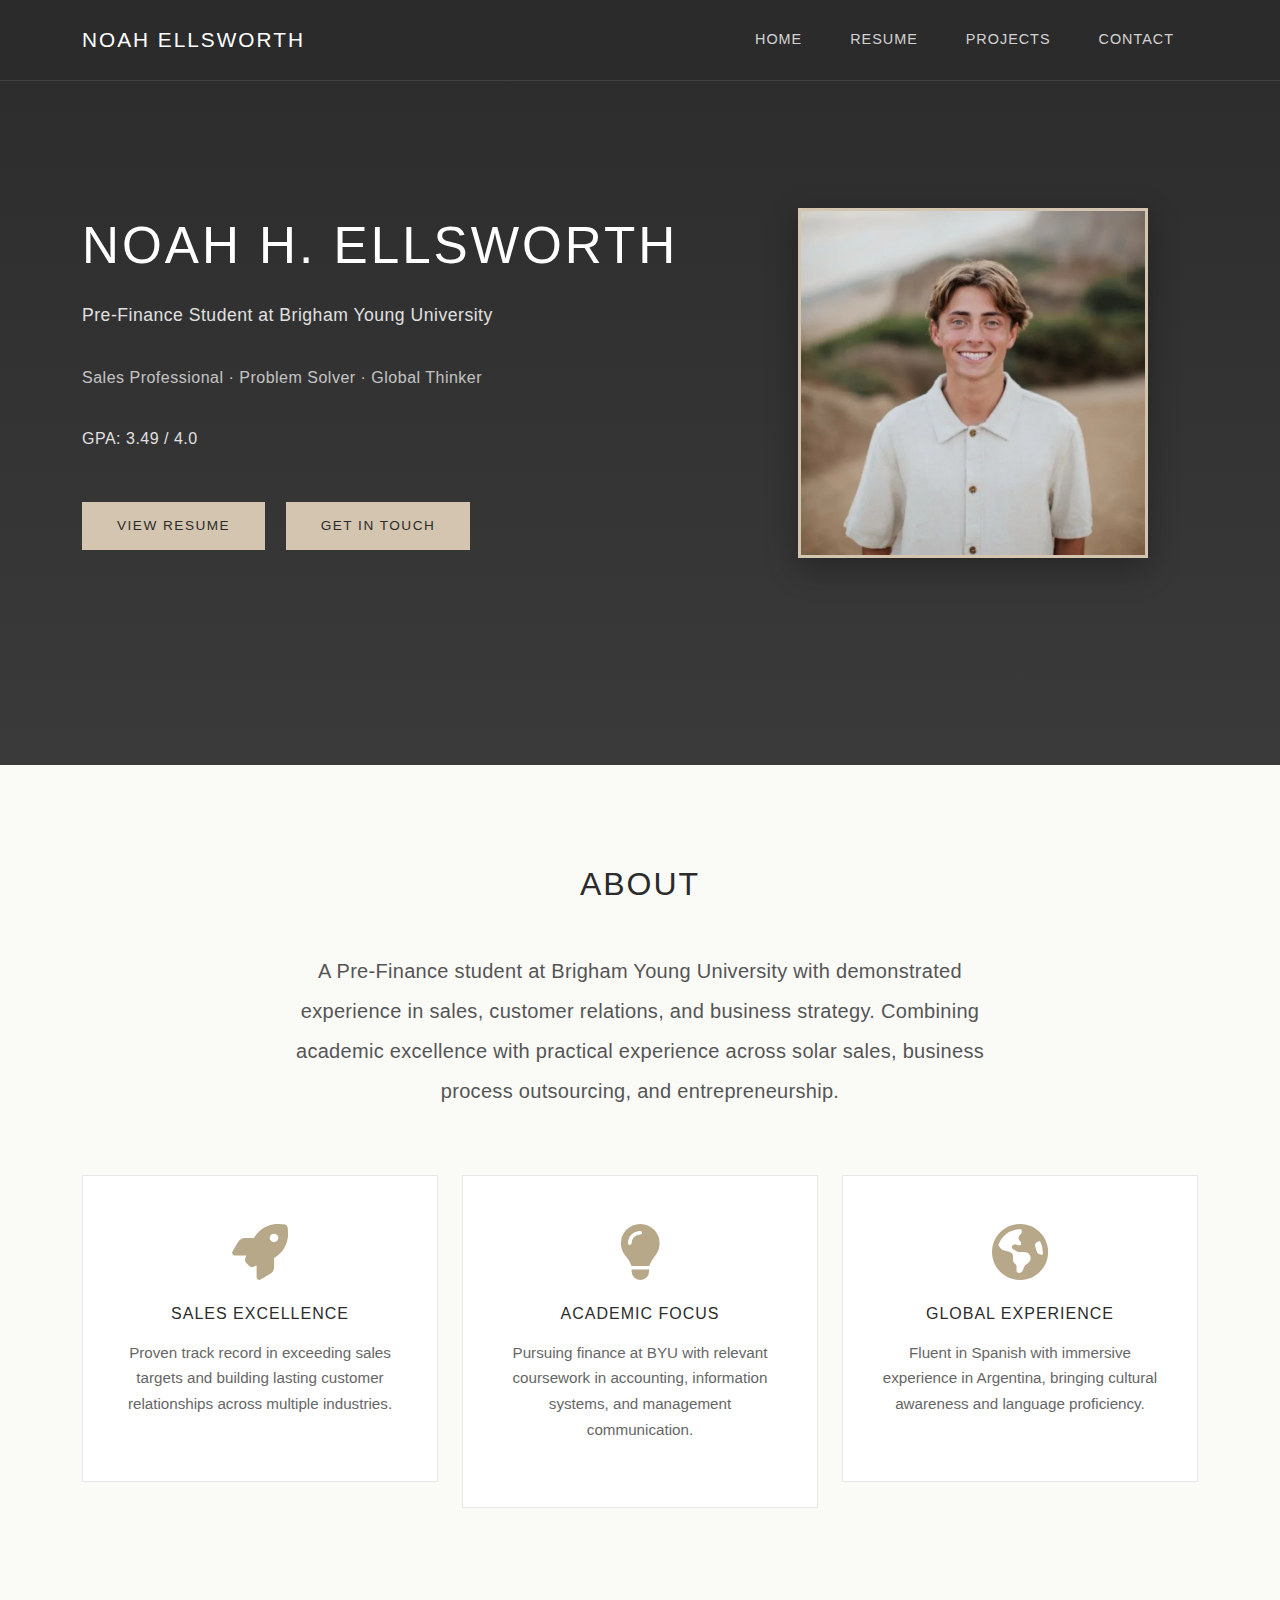
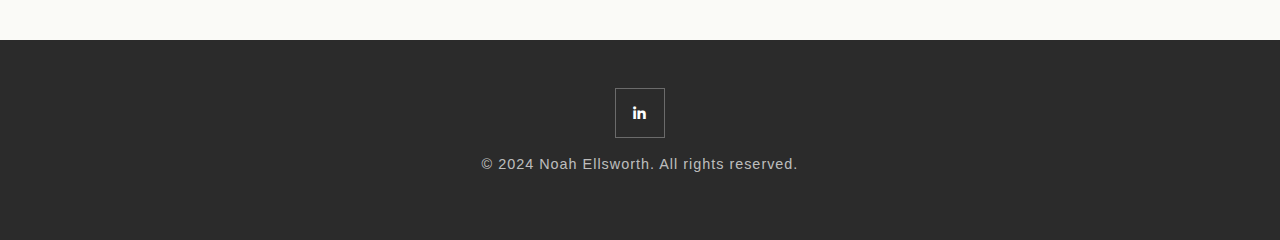
<file: index.html>
<!DOCTYPE html>
<html lang="en">
<head>
    <meta charset="UTF-8">
    <meta name="viewport" content="width=device-width, initial-scale=1.0">
    <title>Noah Ellsworth - Portfolio</title>
    <link href="https://cdn.jsdelivr.net/npm/bootstrap@5.3.0/dist/css/bootstrap.min.css" rel="stylesheet">
    <link rel="stylesheet" href="https://cdnjs.cloudflare.com/ajax/libs/font-awesome/6.4.0/css/all.min.css">
    <style>
        :root {
            --charcoal: #2b2b2b;
            --dark-grey: #3a3a3a;
            --warm-beige: #d4c5b0;
            --light-beige: #f5f1e8;
            --accent-tan: #b8a88a;
        }
        
        body {
            font-family: 'Helvetica Neue', Arial, sans-serif;
            color: var(--charcoal);
            background-color: var(--light-beige);
        }
        
        .navbar {
            background-color: var(--charcoal) !important;
            padding: 1.2rem 0;
            border-bottom: 1px solid rgba(255,255,255,0.1);
        }
        
        .navbar-brand {
            font-weight: 300;
            font-size: 1.3rem;
            letter-spacing: 2px;
            color: white !important;
            text-transform: uppercase;
        }
        
        .nav-link {
            color: rgba(255,255,255,0.8) !important;
            font-weight: 300;
            font-size: 0.9rem;
            letter-spacing: 1px;
            margin: 0 1rem;
            transition: color 0.3s;
            text-transform: uppercase;
        }
        
        .nav-link:hover {
            color: var(--warm-beige) !important;
        }
        
        .hero-section {
            background: linear-gradient(to bottom, var(--charcoal) 0%, var(--dark-grey) 100%);
            color: white;
            padding: 120px 0;
            min-height: 85vh;
            display: flex;
            align-items: center;
        }
        
        .hero-content h1 {
            font-size: 3.2rem;
            font-weight: 300;
            margin-bottom: 1.5rem;
            letter-spacing: 3px;
            text-transform: uppercase;
        }
        
        .hero-content p {
            font-size: 1.1rem;
            margin-bottom: 2rem;
            opacity: 0.85;
            font-weight: 300;
            line-height: 1.8;
            letter-spacing: 0.5px;
        }
        
        .btn-custom {
            background-color: var(--warm-beige);
            color: var(--charcoal);
            padding: 14px 35px;
            font-weight: 400;
            border-radius: 0;
            border: none;
            transition: all 0.3s;
            letter-spacing: 1.5px;
            text-transform: uppercase;
            font-size: 0.85rem;
        }
        
        .btn-custom:hover {
            background-color: var(--accent-tan);
            color: var(--charcoal);
        }
        
        .profile-image {
            max-width: 350px;
            width: 100%;
            height: auto;
            border: 3px solid var(--warm-beige);
            box-shadow: 0 10px 30px rgba(0,0,0,0.3);
        }
        
        .about-section {
            padding: 100px 0;
            background-color: #fafaf7;
        }
        
        .section-title {
            color: var(--charcoal);
            font-weight: 300;
            font-size: 2rem;
            letter-spacing: 2px;
            margin-bottom: 3rem;
            text-transform: uppercase;
        }
        
        .lead {
            font-weight: 300;
            line-height: 2;
            color: #555;
            letter-spacing: 0.3px;
        }
        
        .skill-card {
            padding: 3rem 2rem;
            border-radius: 0;
            background: white;
            border: 1px solid #e8e8e8;
            margin-bottom: 2rem;
            transition: all 0.3s;
        }
        
        .skill-card:hover {
            border-color: var(--accent-tan);
            transform: translateY(-3px);
        }
        
        .skill-card i {
            font-size: 3.5rem;
            color: var(--accent-tan);
            margin-bottom: 1.5rem;
            transition: all 0.3s;
        }
        
        .skill-card:hover i {
            transform: scale(1.1);
            color: var(--charcoal);
        }
        
        .skill-card h4 {
            font-weight: 400;
            letter-spacing: 1px;
            color: var(--charcoal);
            text-transform: uppercase;
            font-size: 1rem;
            margin-bottom: 1rem;
        }
        
        .skill-card p {
            font-weight: 300;
            color: #666;
            line-height: 1.7;
            font-size: 0.95rem;
        }
        
        .social-links a {
            display: inline-block;
            width: 50px;
            height: 50px;
            line-height: 50px;
            text-align: center;
            background-color: transparent;
            color: white;
            border: 1px solid rgba(255,255,255,0.3);
            border-radius: 0;
            margin: 0 10px;
            transition: all 0.3s;
        }
        
        .social-links a:hover {
            background-color: var(--warm-beige);
            color: var(--charcoal);
            border-color: var(--warm-beige);
        }
        
        footer {
            background-color: var(--charcoal);
            color: rgba(255,255,255,0.7);
            padding: 3rem 0;
            text-align: center;
            font-weight: 300;
            letter-spacing: 1px;
            font-size: 0.9rem;
        }
        
        @media (max-width: 991px) {
            .profile-image {
                margin-top: 3rem;
                max-width: 300px;
            }
        }
    </style>
</head>
<body>
    <!-- Navigation -->
    <nav class="navbar navbar-expand-lg navbar-dark fixed-top">
        <div class="container">
            <a class="navbar-brand" href="index.html">Noah Ellsworth</a>
            <button class="navbar-toggler" type="button" data-bs-toggle="collapse" data-bs-target="#navbarNav">
                <span class="navbar-toggler-icon"></span>
            </button>
            <div class="collapse navbar-collapse" id="navbarNav">
                <ul class="navbar-nav ms-auto">
                    <li class="nav-item">
                        <a class="nav-link active" href="index.html">Home</a>
                    </li>
                    <li class="nav-item">
                        <a class="nav-link" href="resume.html">Resume</a>
                    </li>
                    <li class="nav-item">
                        <a class="nav-link" href="projects.html">Projects</a>
                    </li>
                    <li class="nav-item">
                        <a class="nav-link" href="contact.html">Contact</a>
                    </li>
                </ul>
            </div>
        </div>
    </nav>

    <!-- Hero Section -->
    <section class="hero-section">
        <div class="container">
            <div class="row align-items-center">
                <div class="col-lg-7">
                    <div class="hero-content">
                        <h1>Noah H. Ellsworth</h1>
                        <p>Pre-Finance Student at Brigham Young University</p>
                        <p style="font-size: 1rem; opacity: 0.7;">Sales Professional · Problem Solver · Global Thinker</p>
                        <p style="font-size: 1rem; margin-bottom: 3rem;">GPA: 3.49 / 4.0</p>
                        <a href="resume.html" class="btn btn-custom me-3">View Resume</a>
                        <a href="contact.html" class="btn btn-custom">Get in Touch</a>
                    </div>
                </div>
                <div class="col-lg-5 text-center">
                    <img src="noah-profile.jpg" alt="Noah Ellsworth" class="profile-image">
                </div>
            </div>
        </div>
    </section>

    <!-- About Section -->
    <section class="about-section">
        <div class="container">
            <h2 class="section-title text-center">About</h2>
            <div class="row justify-content-center">
                <div class="col-lg-8">
                    <p class="lead text-center">
                        A Pre-Finance student at Brigham Young University with demonstrated experience in sales, 
                        customer relations, and business strategy. Combining academic excellence with practical 
                        experience across solar sales, business process outsourcing, and entrepreneurship.
                    </p>
                </div>
            </div>
            
            <div class="row mt-5">
                <div class="col-md-4">
                    <div class="skill-card text-center">
                        <i class="fas fa-rocket"></i>
                        <h4>Sales Excellence</h4>
                        <p>Proven track record in exceeding sales targets and building lasting customer relationships across multiple industries.</p>
                    </div>
                </div>
                <div class="col-md-4">
                    <div class="skill-card text-center">
                        <i class="fas fa-lightbulb"></i>
                        <h4>Academic Focus</h4>
                        <p>Pursuing finance at BYU with relevant coursework in accounting, information systems, and management communication.</p>
                    </div>
                </div>
                <div class="col-md-4">
                    <div class="skill-card text-center">
                        <i class="fas fa-globe-americas"></i>
                        <h4>Global Experience</h4>
                        <p>Fluent in Spanish with immersive experience in Argentina, bringing cultural awareness and language proficiency.</p>
                    </div>
                </div>
            </div>
        </div>
    </section>

    <!-- Footer -->
    <footer>
        <div class="container">
            <div class="social-links mb-3">
                <a href="https://www.linkedin.com/in/noah-h-ellsworth-" target="_blank"><i class="fab fa-linkedin-in"></i></a>
            </div>
            <p>&copy; 2024 Noah Ellsworth. All rights reserved.</p>
        </div>
    </footer>

    <script src="https://cdn.jsdelivr.net/npm/bootstrap@5.3.0/dist/js/bootstrap.bundle.min.js"></script>
</body>
</html>
</file>
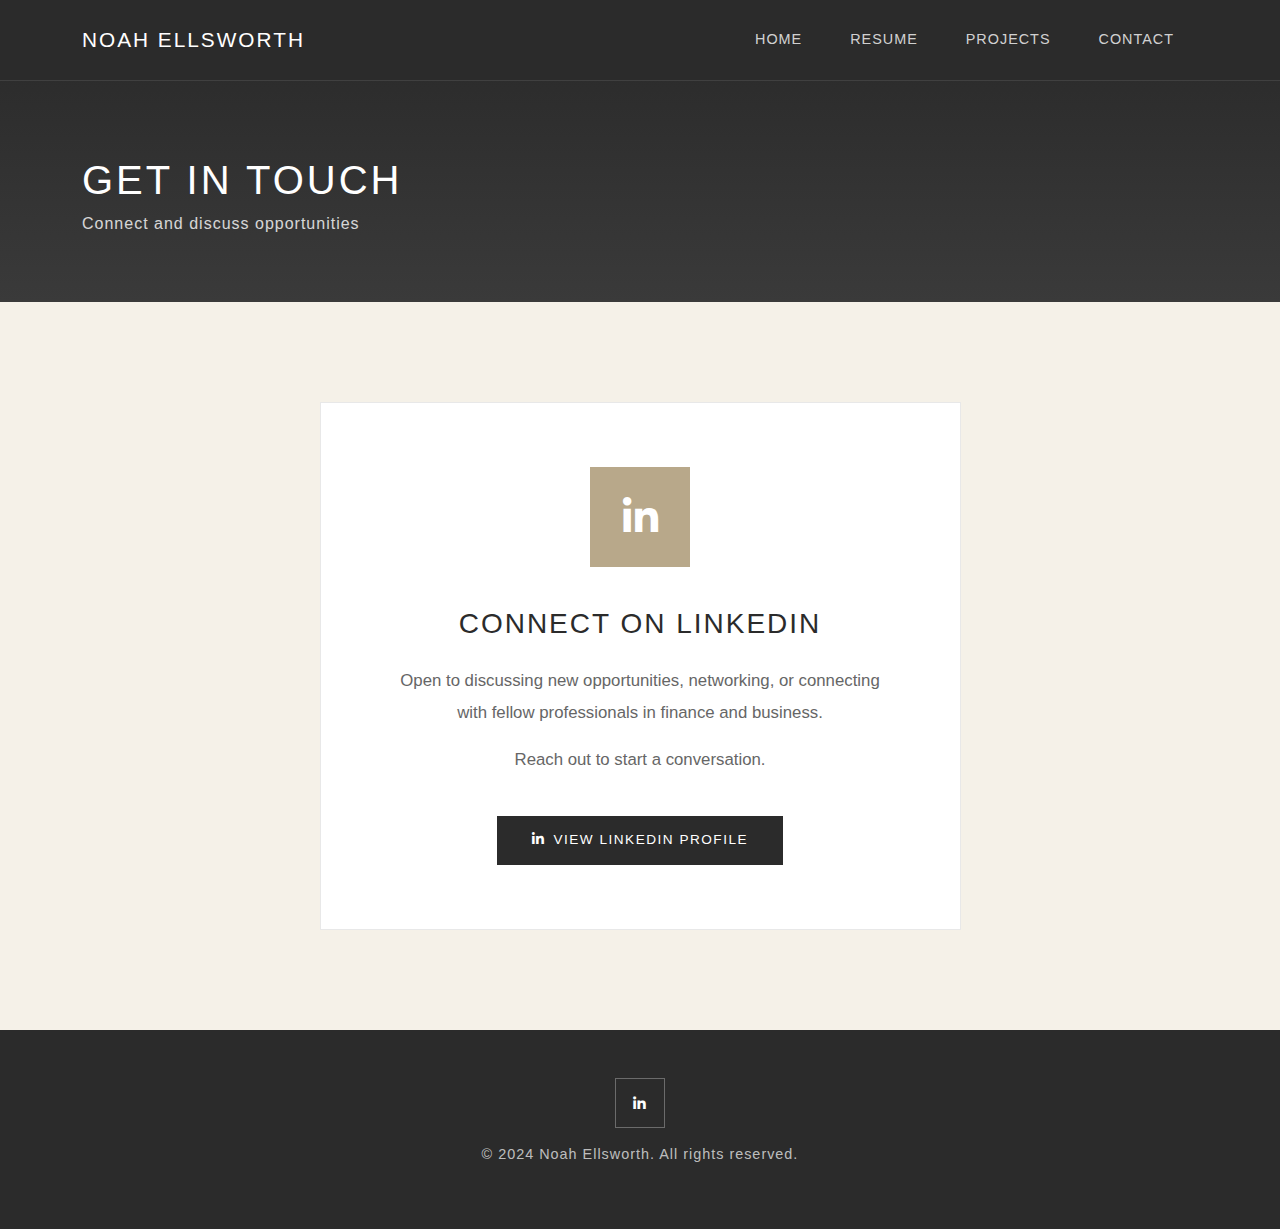
<file: contact.html>
<!DOCTYPE html>
<html lang="en">
<head>
    <meta charset="UTF-8">
    <meta name="viewport" content="width=device-width, initial-scale=1.0">
    <title>Contact - Noah Ellsworth</title>
    <link href="https://cdn.jsdelivr.net/npm/bootstrap@5.3.0/dist/css/bootstrap.min.css" rel="stylesheet">
    <link rel="stylesheet" href="https://cdnjs.cloudflare.com/ajax/libs/font-awesome/6.4.0/css/all.min.css">
    <style>
        :root {
            --charcoal: #2b2b2b;
            --dark-grey: #3a3a3a;
            --warm-beige: #d4c5b0;
            --light-beige: #f5f1e8;
            --accent-tan: #b8a88a;
        }
        
        body {
            font-family: 'Helvetica Neue', Arial, sans-serif;
            color: var(--charcoal);
            background-color: var(--light-beige);
        }
        
        .navbar {
            background-color: var(--charcoal) !important;
            padding: 1.2rem 0;
            border-bottom: 1px solid rgba(255,255,255,0.1);
        }
        
        .navbar-brand {
            font-weight: 300;
            font-size: 1.3rem;
            letter-spacing: 2px;
            color: white !important;
            text-transform: uppercase;
        }
        
        .nav-link {
            color: rgba(255,255,255,0.8) !important;
            font-weight: 300;
            font-size: 0.9rem;
            letter-spacing: 1px;
            margin: 0 1rem;
            transition: color 0.3s;
            text-transform: uppercase;
        }
        
        .nav-link:hover {
            color: var(--warm-beige) !important;
        }
        
        .page-header {
            background: linear-gradient(to bottom, var(--charcoal) 0%, var(--dark-grey) 100%);
            color: white;
            padding: 100px 0 50px 0;
            margin-top: 56px;
        }
        
        .page-header h1 {
            font-weight: 300;
            letter-spacing: 3px;
            margin-bottom: 0.5rem;
            text-transform: uppercase;
        }
        
        .page-header p {
            font-weight: 300;
            letter-spacing: 1px;
            opacity: 0.8;
        }
        
        .contact-section {
            padding: 100px 0;
        }
        
        .contact-card {
            background: white;
            border-radius: 0;
            border: 1px solid #e8e8e8;
            padding: 4rem;
            text-align: center;
        }
        
        .contact-icon {
            width: 100px;
            height: 100px;
            background-color: var(--accent-tan);
            color: white;
            border-radius: 0;
            display: flex;
            align-items: center;
            justify-content: center;
            font-size: 2.5rem;
            margin: 0 auto 2.5rem auto;
        }
        
        .contact-card h3 {
            color: var(--charcoal);
            font-weight: 300;
            letter-spacing: 2px;
            margin-bottom: 1.5rem;
            text-transform: uppercase;
        }
        
        .contact-card p {
            color: #666;
            font-size: 1.05rem;
            line-height: 1.9;
            font-weight: 300;
        }
        
        .btn-linkedin {
            background-color: var(--charcoal);
            color: white;
            padding: 14px 35px;
            font-weight: 300;
            border-radius: 0;
            text-decoration: none;
            display: inline-block;
            margin-top: 1.5rem;
            transition: all 0.3s;
            letter-spacing: 1.5px;
            text-transform: uppercase;
            font-size: 0.85rem;
        }
        
        .btn-linkedin:hover {
            background-color: var(--accent-tan);
            color: white;
        }
        
        footer {
            background-color: var(--charcoal);
            color: rgba(255,255,255,0.7);
            padding: 3rem 0;
            text-align: center;
            font-weight: 300;
            letter-spacing: 1px;
            font-size: 0.9rem;
        }
        
        .social-links a {
            display: inline-block;
            width: 50px;
            height: 50px;
            line-height: 50px;
            text-align: center;
            background-color: transparent;
            color: white;
            border: 1px solid rgba(255,255,255,0.3);
            border-radius: 0;
            margin: 0 10px;
            transition: all 0.3s;
        }
        
        .social-links a:hover {
            background-color: var(--warm-beige);
            color: var(--charcoal);
            border-color: var(--warm-beige);
        }
    </style>
</head>
<body>
    <!-- Navigation -->
    <nav class="navbar navbar-expand-lg navbar-dark fixed-top">
        <div class="container">
            <a class="navbar-brand" href="index.html">Noah Ellsworth</a>
            <button class="navbar-toggler" type="button" data-bs-toggle="collapse" data-bs-target="#navbarNav">
                <span class="navbar-toggler-icon"></span>
            </button>
            <div class="collapse navbar-collapse" id="navbarNav">
                <ul class="navbar-nav ms-auto">
                    <li class="nav-item">
                        <a class="nav-link" href="index.html">Home</a>
                    </li>
                    <li class="nav-item">
                        <a class="nav-link" href="resume.html">Resume</a>
                    </li>
                    <li class="nav-item">
                        <a class="nav-link" href="projects.html">Projects</a>
                    </li>
                    <li class="nav-item">
                        <a class="nav-link active" href="contact.html">Contact</a>
                    </li>
                </ul>
            </div>
        </div>
    </nav>

    <!-- Page Header -->
    <section class="page-header">
        <div class="container">
            <h1>Get In Touch</h1>
            <p>Connect and discuss opportunities</p>
        </div>
    </section>

    <!-- Contact Section -->
    <section class="contact-section">
        <div class="container">
            <div class="row justify-content-center">
                <div class="col-lg-7">
                    <div class="contact-card">
                        <div class="contact-icon">
                            <i class="fab fa-linkedin-in"></i>
                        </div>
                        <h3>Connect on LinkedIn</h3>
                        <p>Open to discussing new opportunities, networking, or connecting with fellow professionals in finance and business.</p>
                        <p>Reach out to start a conversation.</p>
                        <a href="https://www.linkedin.com/in/noah-h-ellsworth-" target="_blank" class="btn-linkedin">
                            <i class="fab fa-linkedin-in me-2"></i>View LinkedIn Profile
                        </a>
                    </div>
                </div>
            </div>
        </div>
    </section>

    <!-- Footer -->
    <footer>
        <div class="container">
            <div class="social-links mb-3">
                <a href="https://www.linkedin.com/in/noah-h-ellsworth-" target="_blank"><i class="fab fa-linkedin-in"></i></a>
            </div>
            <p>&copy; 2024 Noah Ellsworth. All rights reserved.</p>
        </div>
    </footer>

    <script src="https://cdn.jsdelivr.net/npm/bootstrap@5.3.0/dist/js/bootstrap.bundle.min.js"></script>
</body>
</html>
</file>
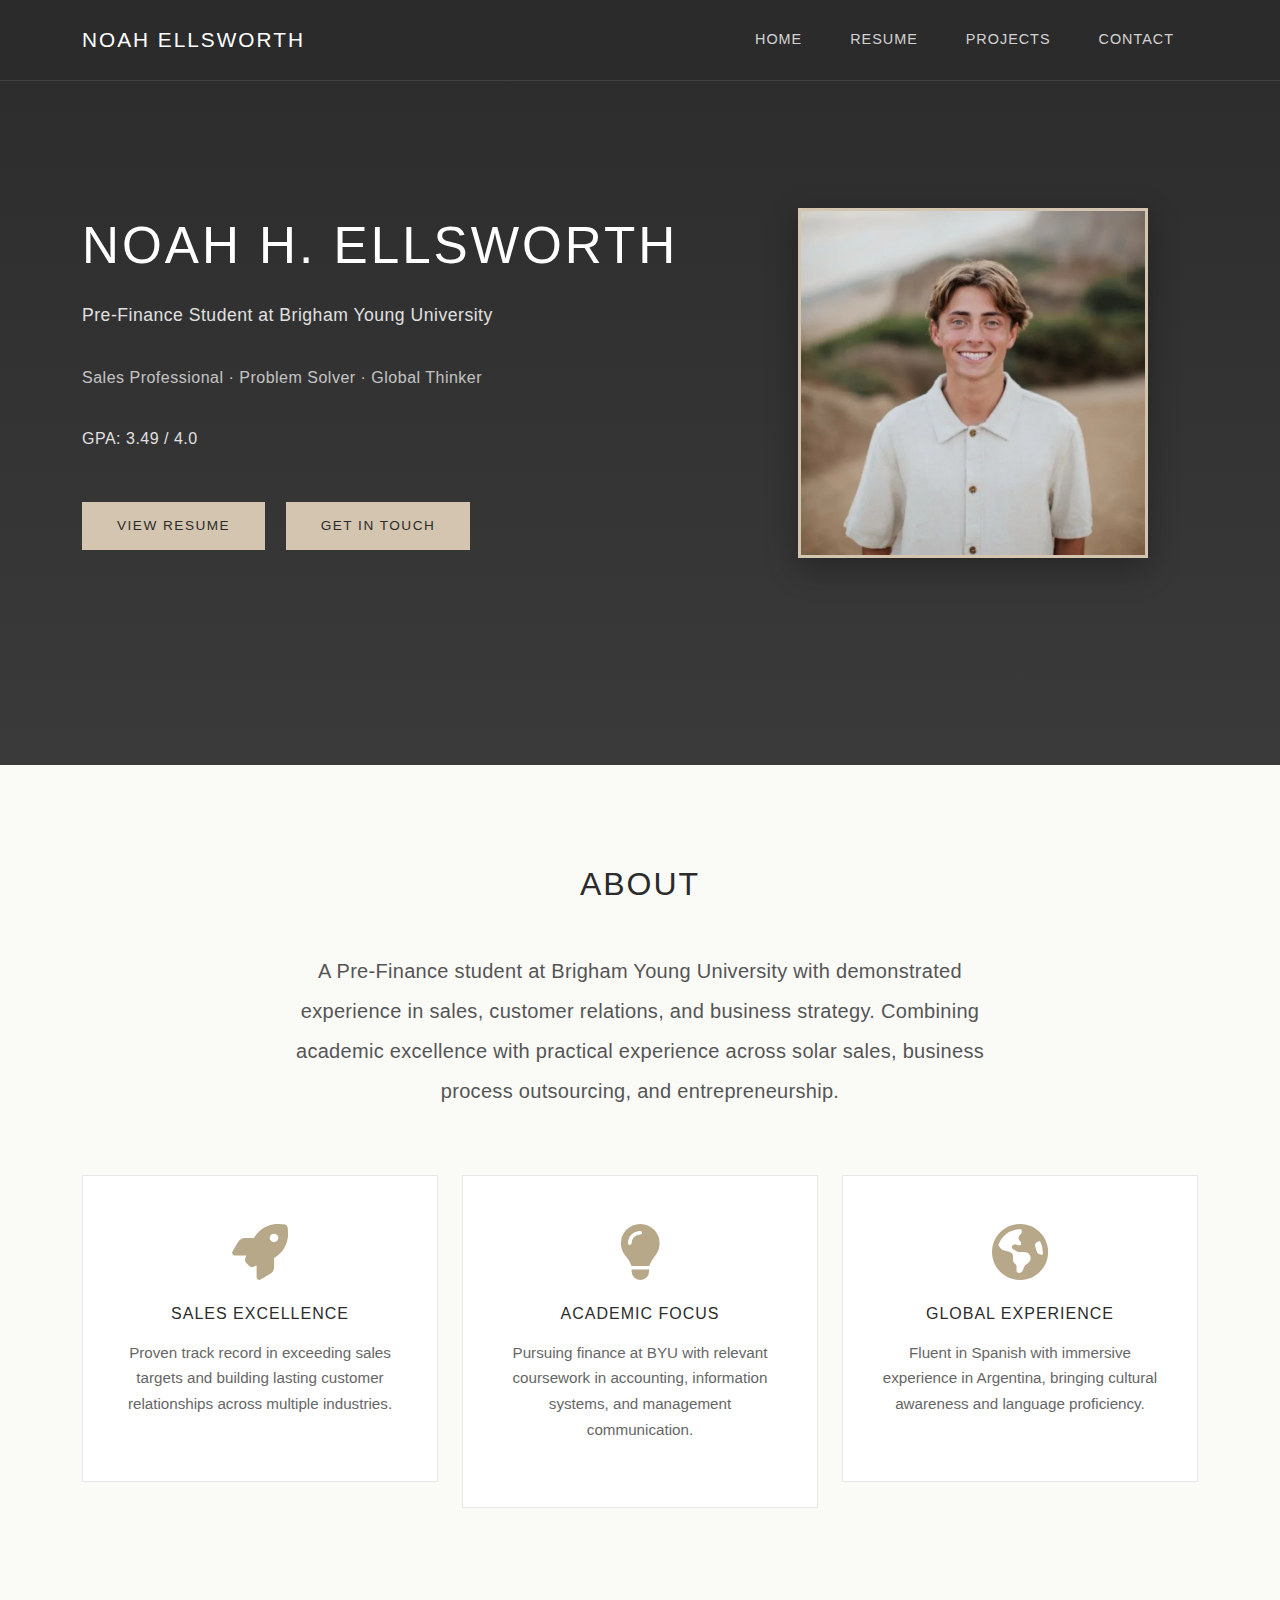
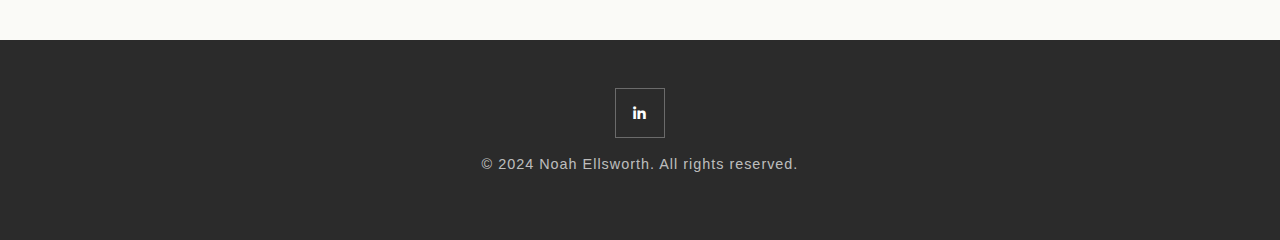
<file: indext.html>
<!DOCTYPE html>
<html lang="en">
<head>
    <meta charset="UTF-8">
    <meta name="viewport" content="width=device-width, initial-scale=1.0">
    <title>Noah Ellsworth - Portfolio</title>
    <link href="https://cdn.jsdelivr.net/npm/bootstrap@5.3.0/dist/css/bootstrap.min.css" rel="stylesheet">
    <link rel="stylesheet" href="https://cdnjs.cloudflare.com/ajax/libs/font-awesome/6.4.0/css/all.min.css">
    <style>
        :root {
            --charcoal: #2b2b2b;
            --dark-grey: #3a3a3a;
            --warm-beige: #d4c5b0;
            --light-beige: #f5f1e8;
            --accent-tan: #b8a88a;
        }
        
        body {
            font-family: 'Helvetica Neue', Arial, sans-serif;
            color: var(--charcoal);
            background-color: var(--light-beige);
        }
        
        .navbar {
            background-color: var(--charcoal) !important;
            padding: 1.2rem 0;
            border-bottom: 1px solid rgba(255,255,255,0.1);
        }
        
        .navbar-brand {
            font-weight: 300;
            font-size: 1.3rem;
            letter-spacing: 2px;
            color: white !important;
            text-transform: uppercase;
        }
        
        .nav-link {
            color: rgba(255,255,255,0.8) !important;
            font-weight: 300;
            font-size: 0.9rem;
            letter-spacing: 1px;
            margin: 0 1rem;
            transition: color 0.3s;
            text-transform: uppercase;
        }
        
        .nav-link:hover {
            color: var(--warm-beige) !important;
        }
        
        .hero-section {
            background: linear-gradient(to bottom, var(--charcoal) 0%, var(--dark-grey) 100%);
            color: white;
            padding: 120px 0;
            min-height: 85vh;
            display: flex;
            align-items: center;
        }
        
        .hero-content h1 {
            font-size: 3.2rem;
            font-weight: 300;
            margin-bottom: 1.5rem;
            letter-spacing: 3px;
            text-transform: uppercase;
        }
        
        .hero-content p {
            font-size: 1.1rem;
            margin-bottom: 2rem;
            opacity: 0.85;
            font-weight: 300;
            line-height: 1.8;
            letter-spacing: 0.5px;
        }
        
        .btn-custom {
            background-color: var(--warm-beige);
            color: var(--charcoal);
            padding: 14px 35px;
            font-weight: 400;
            border-radius: 0;
            border: none;
            transition: all 0.3s;
            letter-spacing: 1.5px;
            text-transform: uppercase;
            font-size: 0.85rem;
        }
        
        .btn-custom:hover {
            background-color: var(--accent-tan);
            color: var(--charcoal);
        }
        
        .profile-image {
            max-width: 350px;
            width: 100%;
            height: auto;
            border: 3px solid var(--warm-beige);
            box-shadow: 0 10px 30px rgba(0,0,0,0.3);
        }
        
        .about-section {
            padding: 100px 0;
            background-color: #fafaf7;
        }
        
        .section-title {
            color: var(--charcoal);
            font-weight: 300;
            font-size: 2rem;
            letter-spacing: 2px;
            margin-bottom: 3rem;
            text-transform: uppercase;
        }
        
        .lead {
            font-weight: 300;
            line-height: 2;
            color: #555;
            letter-spacing: 0.3px;
        }
        
        .skill-card {
            padding: 3rem 2rem;
            border-radius: 0;
            background: white;
            border: 1px solid #e8e8e8;
            margin-bottom: 2rem;
            transition: all 0.3s;
        }
        
        .skill-card:hover {
            border-color: var(--accent-tan);
            transform: translateY(-3px);
        }
        
        .skill-card i {
            font-size: 3.5rem;
            color: var(--accent-tan);
            margin-bottom: 1.5rem;
            transition: all 0.3s;
        }
        
        .skill-card:hover i {
            transform: scale(1.1);
            color: var(--charcoal);
        }
        
        .skill-card h4 {
            font-weight: 400;
            letter-spacing: 1px;
            color: var(--charcoal);
            text-transform: uppercase;
            font-size: 1rem;
            margin-bottom: 1rem;
        }
        
        .skill-card p {
            font-weight: 300;
            color: #666;
            line-height: 1.7;
            font-size: 0.95rem;
        }
        
        .social-links a {
            display: inline-block;
            width: 50px;
            height: 50px;
            line-height: 50px;
            text-align: center;
            background-color: transparent;
            color: white;
            border: 1px solid rgba(255,255,255,0.3);
            border-radius: 0;
            margin: 0 10px;
            transition: all 0.3s;
        }
        
        .social-links a:hover {
            background-color: var(--warm-beige);
            color: var(--charcoal);
            border-color: var(--warm-beige);
        }
        
        footer {
            background-color: var(--charcoal);
            color: rgba(255,255,255,0.7);
            padding: 3rem 0;
            text-align: center;
            font-weight: 300;
            letter-spacing: 1px;
            font-size: 0.9rem;
        }
        
        @media (max-width: 991px) {
            .profile-image {
                margin-top: 3rem;
                max-width: 300px;
            }
        }
    </style>
</head>
<body>
    <!-- Navigation -->
    <nav class="navbar navbar-expand-lg navbar-dark fixed-top">
        <div class="container">
            <a class="navbar-brand" href="index.html">Noah Ellsworth</a>
            <button class="navbar-toggler" type="button" data-bs-toggle="collapse" data-bs-target="#navbarNav">
                <span class="navbar-toggler-icon"></span>
            </button>
            <div class="collapse navbar-collapse" id="navbarNav">
                <ul class="navbar-nav ms-auto">
                    <li class="nav-item">
                        <a class="nav-link active" href="index.html">Home</a>
                    </li>
                    <li class="nav-item">
                        <a class="nav-link" href="resume.html">Resume</a>
                    </li>
                    <li class="nav-item">
                        <a class="nav-link" href="projects.html">Projects</a>
                    </li>
                    <li class="nav-item">
                        <a class="nav-link" href="contact.html">Contact</a>
                    </li>
                </ul>
            </div>
        </div>
    </nav>

    <!-- Hero Section -->
    <section class="hero-section">
        <div class="container">
            <div class="row align-items-center">
                <div class="col-lg-7">
                    <div class="hero-content">
                        <h1>Noah H. Ellsworth</h1>
                        <p>Pre-Finance Student at Brigham Young University</p>
                        <p style="font-size: 1rem; opacity: 0.7;">Sales Professional · Problem Solver · Global Thinker</p>
                        <p style="font-size: 1rem; margin-bottom: 3rem;">GPA: 3.49 / 4.0</p>
                        <a href="resume.html" class="btn btn-custom me-3">View Resume</a>
                        <a href="contact.html" class="btn btn-custom">Get in Touch</a>
                    </div>
                </div>
                <div class="col-lg-5 text-center">
                    <img src="noah-profile.jpg" alt="Noah Ellsworth" class="profile-image">
                </div>
            </div>
        </div>
    </section>

    <!-- About Section -->
    <section class="about-section">
        <div class="container">
            <h2 class="section-title text-center">About</h2>
            <div class="row justify-content-center">
                <div class="col-lg-8">
                    <p class="lead text-center">
                        A Pre-Finance student at Brigham Young University with demonstrated experience in sales, 
                        customer relations, and business strategy. Combining academic excellence with practical 
                        experience across solar sales, business process outsourcing, and entrepreneurship.
                    </p>
                </div>
            </div>
            
            <div class="row mt-5">
                <div class="col-md-4">
                    <div class="skill-card text-center">
                        <i class="fas fa-rocket"></i>
                        <h4>Sales Excellence</h4>
                        <p>Proven track record in exceeding sales targets and building lasting customer relationships across multiple industries.</p>
                    </div>
                </div>
                <div class="col-md-4">
                    <div class="skill-card text-center">
                        <i class="fas fa-lightbulb"></i>
                        <h4>Academic Focus</h4>
                        <p>Pursuing finance at BYU with relevant coursework in accounting, information systems, and management communication.</p>
                    </div>
                </div>
                <div class="col-md-4">
                    <div class="skill-card text-center">
                        <i class="fas fa-globe-americas"></i>
                        <h4>Global Experience</h4>
                        <p>Fluent in Spanish with immersive experience in Argentina, bringing cultural awareness and language proficiency.</p>
                    </div>
                </div>
            </div>
        </div>
    </section>

    <!-- Footer -->
    <footer>
        <div class="container">
            <div class="social-links mb-3">
                <a href="https://www.linkedin.com/in/noah-h-ellsworth-" target="_blank"><i class="fab fa-linkedin-in"></i></a>
            </div>
            <p>&copy; 2024 Noah Ellsworth. All rights reserved.</p>
        </div>
    </footer>

    <script src="https://cdn.jsdelivr.net/npm/bootstrap@5.3.0/dist/js/bootstrap.bundle.min.js"></script>
</body>
</html>
</file>
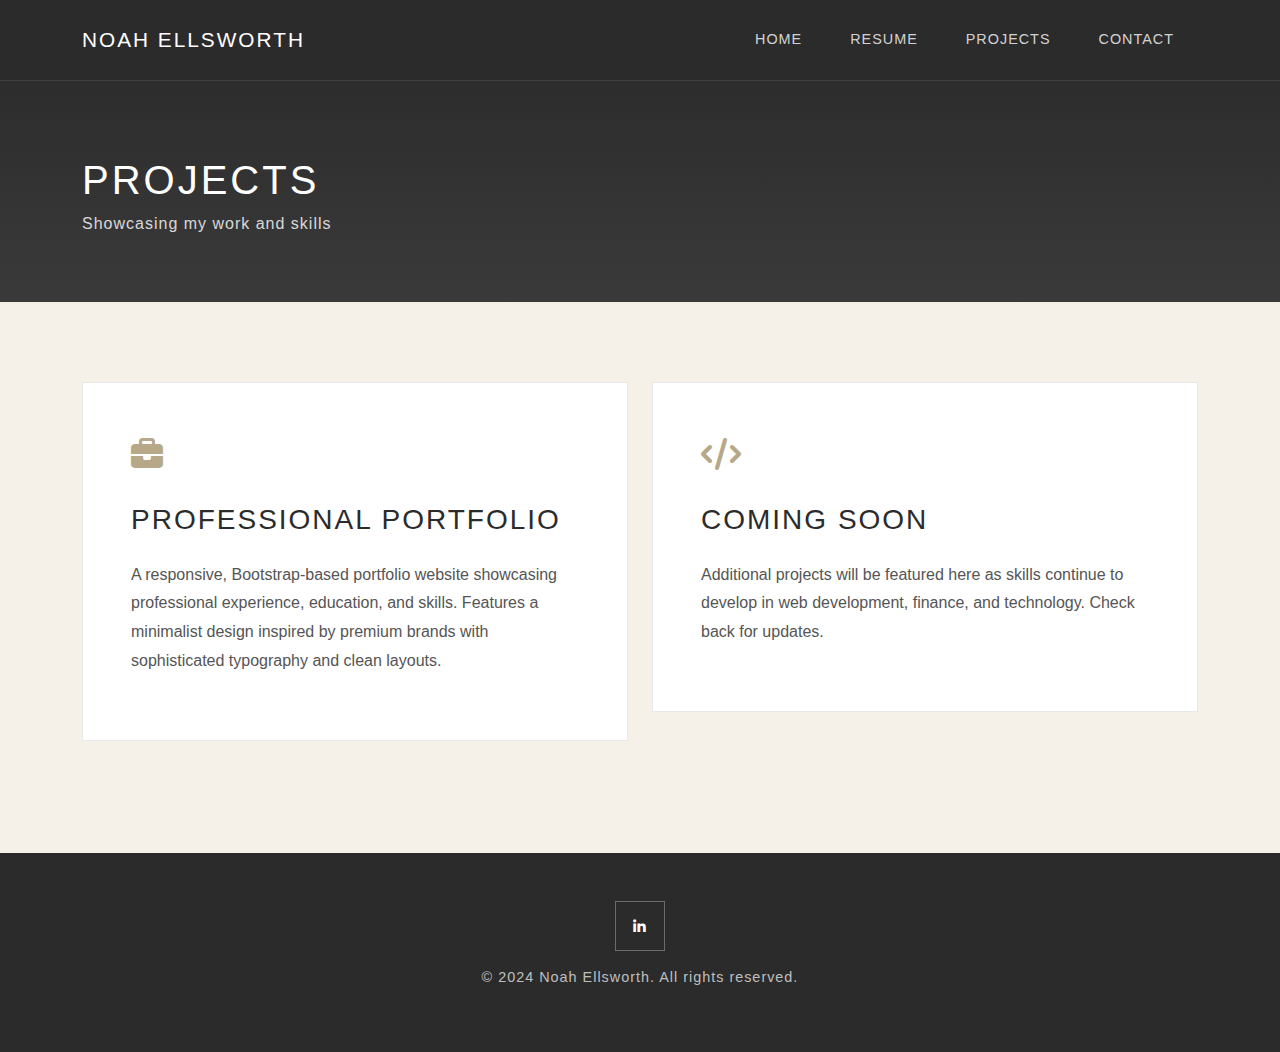
<file: projects.html>
<!DOCTYPE html>
<html lang="en">
<head>
    <meta charset="UTF-8">
    <meta name="viewport" content="width=device-width, initial-scale=1.0">
    <title>Projects - Noah Ellsworth</title>
    <link href="https://cdn.jsdelivr.net/npm/bootstrap@5.3.0/dist/css/bootstrap.min.css" rel="stylesheet">
    <link rel="stylesheet" href="https://cdnjs.cloudflare.com/ajax/libs/font-awesome/6.4.0/css/all.min.css">
    <style>
        :root {
            --charcoal: #2b2b2b;
            --dark-grey: #3a3a3a;
            --warm-beige: #d4c5b0;
            --light-beige: #f5f1e8;
            --accent-tan: #b8a88a;
        }
        
        body {
            font-family: 'Helvetica Neue', Arial, sans-serif;
            color: var(--charcoal);
            background-color: var(--light-beige);
        }
        
        .navbar {
            background-color: var(--charcoal) !important;
            padding: 1.2rem 0;
            border-bottom: 1px solid rgba(255,255,255,0.1);
        }
        
        .navbar-brand {
            font-weight: 300;
            font-size: 1.3rem;
            letter-spacing: 2px;
            color: white !important;
            text-transform: uppercase;
        }
        
        .nav-link {
            color: rgba(255,255,255,0.8) !important;
            font-weight: 300;
            font-size: 0.9rem;
            letter-spacing: 1px;
            margin: 0 1rem;
            transition: color 0.3s;
            text-transform: uppercase;
        }
        
        .nav-link:hover {
            color: var(--warm-beige) !important;
        }
        
        .page-header {
            background: linear-gradient(to bottom, var(--charcoal) 0%, var(--dark-grey) 100%);
            color: white;
            padding: 100px 0 50px 0;
            margin-top: 56px;
        }
        
        .page-header h1 {
            font-weight: 300;
            letter-spacing: 3px;
            margin-bottom: 0.5rem;
            text-transform: uppercase;
        }
        
        .page-header p {
            font-weight: 300;
            letter-spacing: 1px;
            opacity: 0.8;
        }
        
        .projects-section {
            padding: 80px 0;
        }
        
        .project-card {
            background: white;
            border-radius: 0;
            border: 1px solid #e8e8e8;
            padding: 3rem;
            margin-bottom: 2rem;
            transition: all 0.3s;
        }
        
        .project-card:hover {
            border-color: var(--accent-tan);
        }
        
        .project-card h3 {
            color: var(--charcoal);
            font-weight: 300;
            letter-spacing: 2px;
            margin-bottom: 1.5rem;
            text-transform: uppercase;
        }
        
        .project-card p {
            color: #555;
            line-height: 1.8;
            font-weight: 300;
        }
        
        .project-icon {
            font-size: 2rem;
            color: var(--accent-tan);
            margin-bottom: 1.5rem;
        }
        
        footer {
            background-color: var(--charcoal);
            color: rgba(255,255,255,0.7);
            padding: 3rem 0;
            text-align: center;
            font-weight: 300;
            letter-spacing: 1px;
            font-size: 0.9rem;
        }
        
        .social-links a {
            display: inline-block;
            width: 50px;
            height: 50px;
            line-height: 50px;
            text-align: center;
            background-color: transparent;
            color: white;
            border: 1px solid rgba(255,255,255,0.3);
            border-radius: 0;
            margin: 0 10px;
            transition: all 0.3s;
        }
        
        .social-links a:hover {
            background-color: var(--warm-beige);
            color: var(--charcoal);
            border-color: var(--warm-beige);
        }
    </style>
</head>
<body>
    <!-- Navigation -->
    <nav class="navbar navbar-expand-lg navbar-dark fixed-top">
        <div class="container">
            <a class="navbar-brand" href="index.html">Noah Ellsworth</a>
            <button class="navbar-toggler" type="button" data-bs-toggle="collapse" data-bs-target="#navbarNav">
                <span class="navbar-toggler-icon"></span>
            </button>
            <div class="collapse navbar-collapse" id="navbarNav">
                <ul class="navbar-nav ms-auto">
                    <li class="nav-item">
                        <a class="nav-link" href="index.html">Home</a>
                    </li>
                    <li class="nav-item">
                        <a class="nav-link" href="resume.html">Resume</a>
                    </li>
                    <li class="nav-item">
                        <a class="nav-link active" href="projects.html">Projects</a>
                    </li>
                    <li class="nav-item">
                        <a class="nav-link" href="contact.html">Contact</a>
                    </li>
                </ul>
            </div>
        </div>
    </nav>

    <!-- Page Header -->
    <section class="page-header">
        <div class="container">
            <h1>Projects</h1>
            <p>Showcasing my work and skills</p>
        </div>
    </section>

    <!-- Projects Section -->
    <section class="projects-section">
        <div class="container">
            <div class="row">
                <div class="col-md-6">
                    <div class="project-card">
                        <div class="project-icon">
                            <i class="fas fa-briefcase"></i>
                        </div>
                        <h3>Professional Portfolio</h3>
                        <p>A responsive, Bootstrap-based portfolio website showcasing professional experience, education, and skills. Features a minimalist design inspired by premium brands with sophisticated typography and clean layouts.</p>
                    </div>
                </div>
                <div class="col-md-6">
                    <div class="project-card">
                        <div class="project-icon">
                            <i class="fas fa-code"></i>
                        </div>
                        <h3>Coming Soon</h3>
                        <p>Additional projects will be featured here as skills continue to develop in web development, finance, and technology. Check back for updates.</p>
                    </div>
                </div>
            </div>
        </div>
    </section>

    <!-- Footer -->
    <footer>
        <div class="container">
            <div class="social-links mb-3">
                <a href="https://www.linkedin.com/in/noah-h-ellsworth-" target="_blank"><i class="fab fa-linkedin-in"></i></a>
            </div>
            <p>&copy; 2024 Noah Ellsworth. All rights reserved.</p>
        </div>
    </footer>

    <script src="https://cdn.jsdelivr.net/npm/bootstrap@5.3.0/dist/js/bootstrap.bundle.min.js"></script>
</body>
</html>
</file>
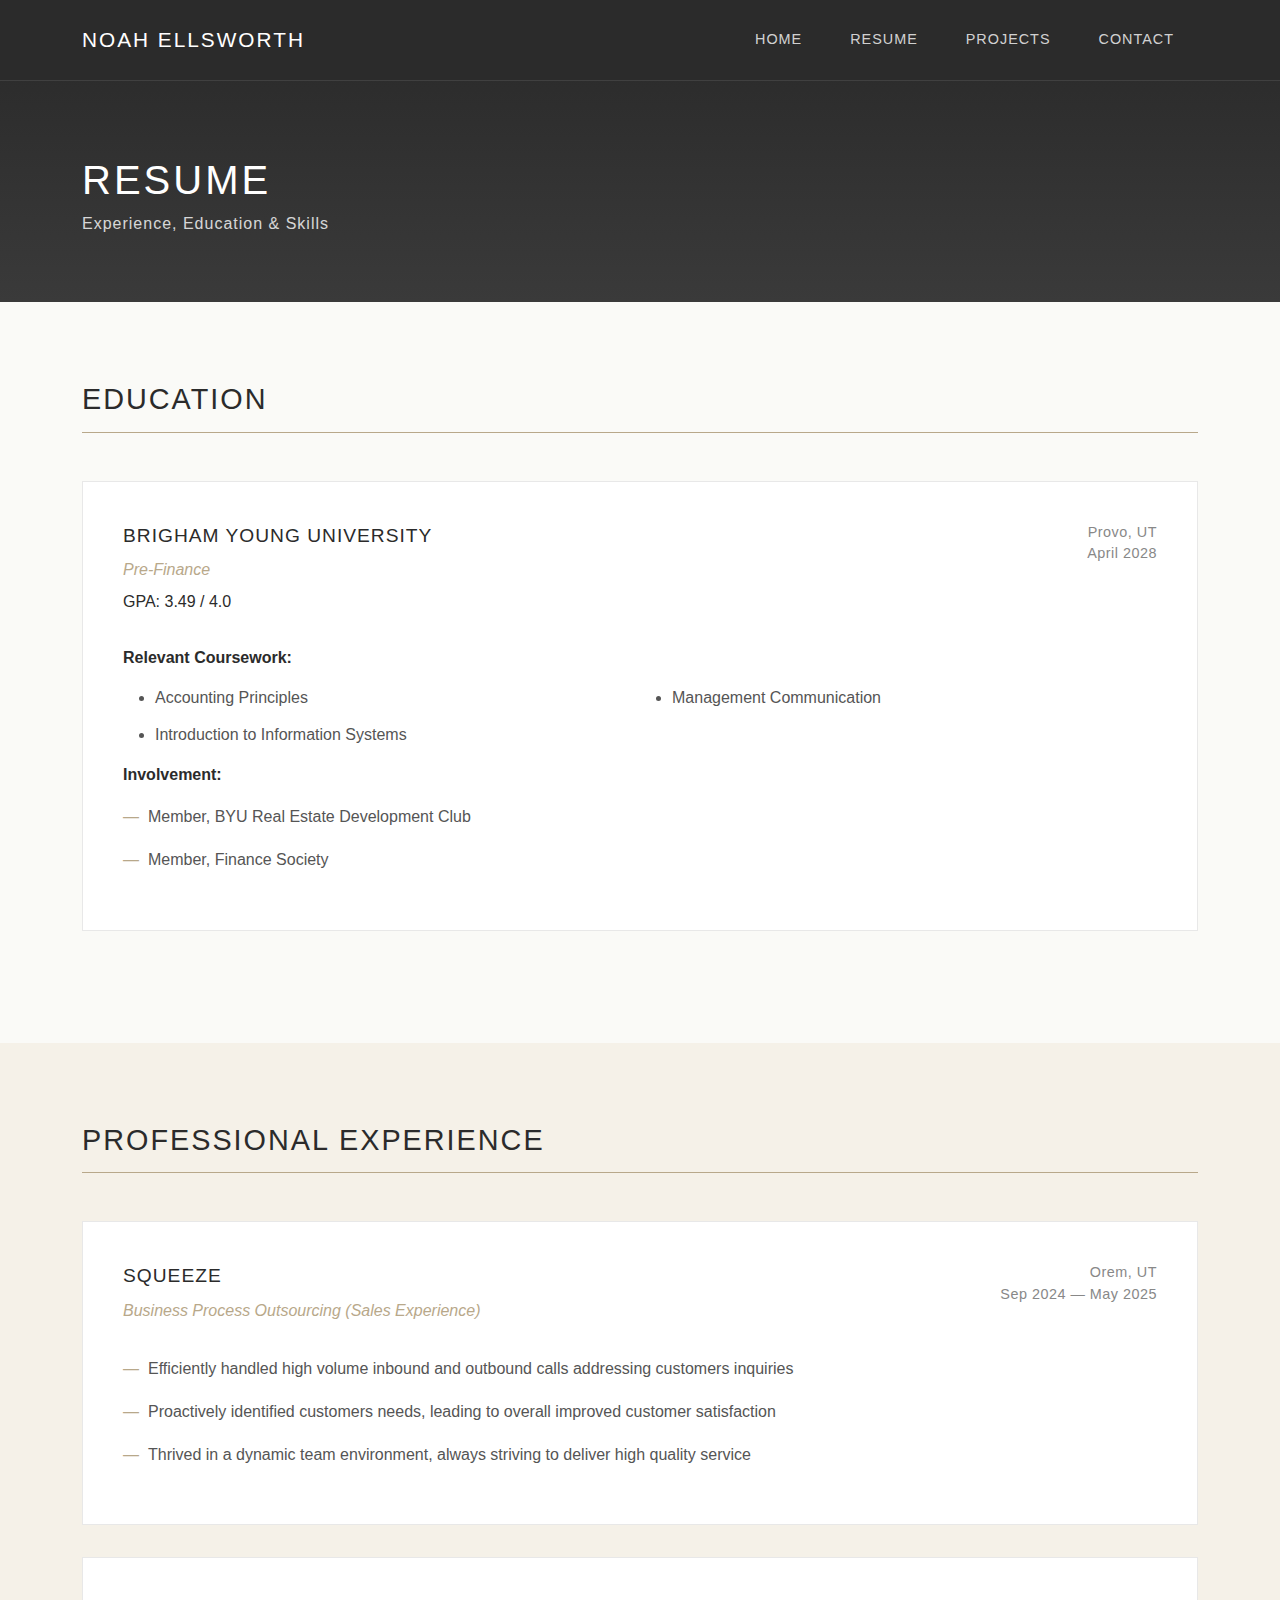
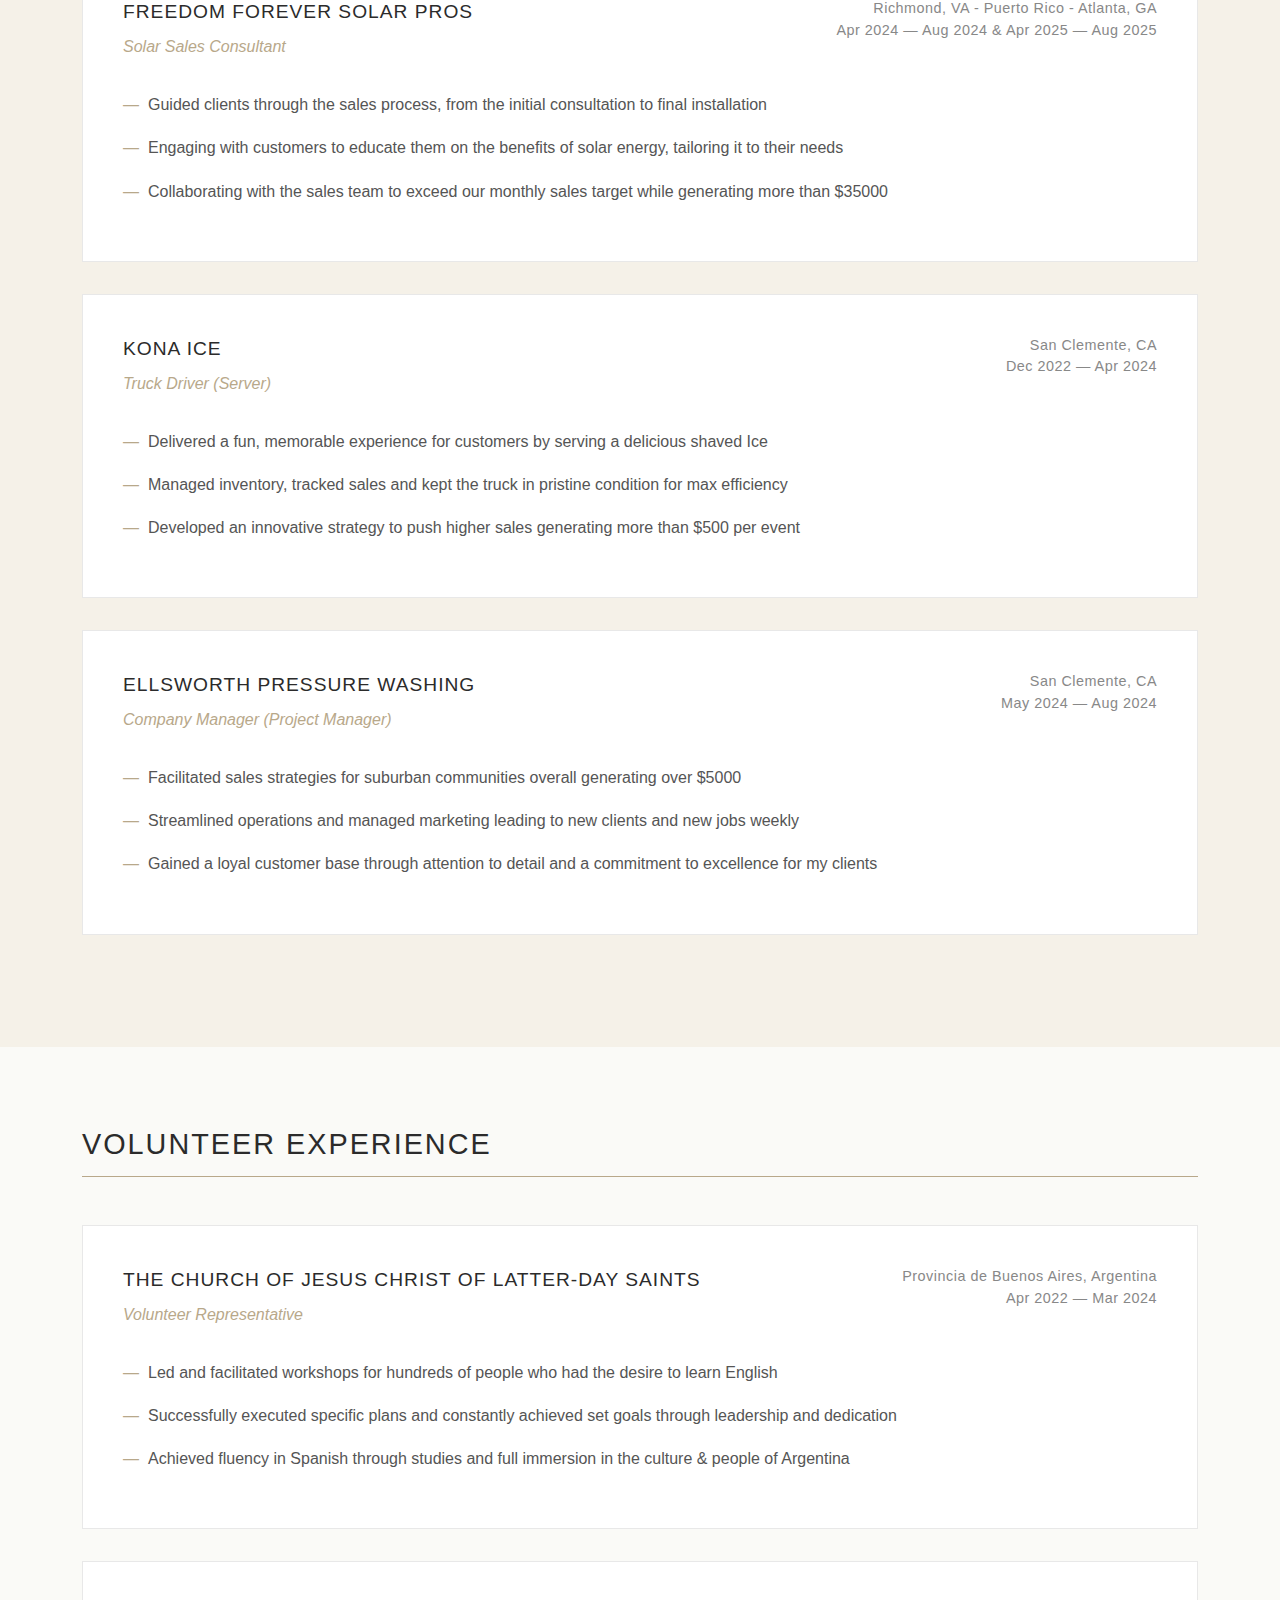
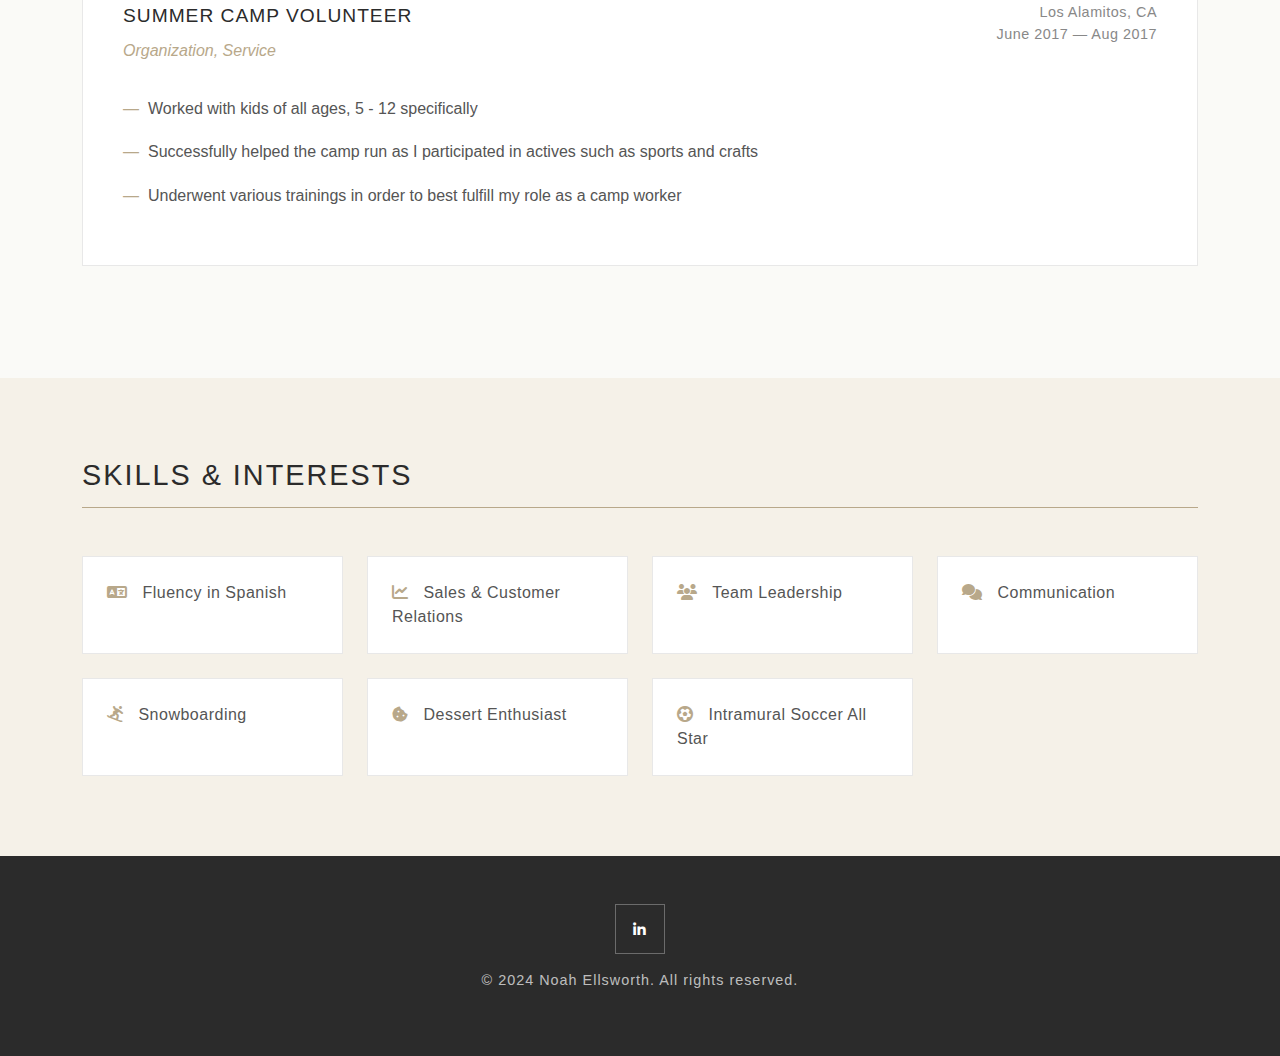
<file: resume.html>
<!DOCTYPE html>
<html lang="en">
<head>
    <meta charset="UTF-8">
    <meta name="viewport" content="width=device-width, initial-scale=1.0">
    <title>Resume - Noah Ellsworth</title>
    <link href="https://cdn.jsdelivr.net/npm/bootstrap@5.3.0/dist/css/bootstrap.min.css" rel="stylesheet">
    <link rel="stylesheet" href="https://cdnjs.cloudflare.com/ajax/libs/font-awesome/6.4.0/css/all.min.css">
    <style>
        :root {
            --charcoal: #2b2b2b;
            --dark-grey: #3a3a3a;
            --warm-beige: #d4c5b0;
            --light-beige: #f5f1e8;
            --accent-tan: #b8a88a;
        }
        
        body {
            font-family: 'Helvetica Neue', Arial, sans-serif;
            color: var(--charcoal);
            background-color: var(--light-beige);
        }
        
        .navbar {
            background-color: var(--charcoal) !important;
            padding: 1.2rem 0;
            border-bottom: 1px solid rgba(255,255,255,0.1);
        }
        
        .navbar-brand {
            font-weight: 300;
            font-size: 1.3rem;
            letter-spacing: 2px;
            color: white !important;
            text-transform: uppercase;
        }
        
        .nav-link {
            color: rgba(255,255,255,0.8) !important;
            font-weight: 300;
            font-size: 0.9rem;
            letter-spacing: 1px;
            margin: 0 1rem;
            transition: color 0.3s;
            text-transform: uppercase;
        }
        
        .nav-link:hover {
            color: var(--warm-beige) !important;
        }
        
        .page-header {
            background: linear-gradient(to bottom, var(--charcoal) 0%, var(--dark-grey) 100%);
            color: white;
            padding: 100px 0 50px 0;
            margin-top: 56px;
        }
        
        .page-header h1 {
            font-weight: 300;
            letter-spacing: 3px;
            margin-bottom: 0.5rem;
            text-transform: uppercase;
        }
        
        .page-header p {
            font-weight: 300;
            letter-spacing: 1px;
            opacity: 0.8;
        }
        
        .resume-section {
            padding: 80px 0;
        }
        
        .section-title {
            color: var(--charcoal);
            font-weight: 300;
            font-size: 1.8rem;
            letter-spacing: 2px;
            margin-bottom: 3rem;
            text-transform: uppercase;
            border-bottom: 1px solid var(--accent-tan);
            padding-bottom: 15px;
        }
        
        .education-card, .experience-card {
            padding: 2.5rem;
            margin-bottom: 2rem;
            background: white;
            border-radius: 0;
            border: 1px solid #e8e8e8;
            transition: all 0.3s;
        }
        
        .education-card:hover, .experience-card:hover {
            border-color: var(--accent-tan);
        }
        
        .card-header-custom {
            display: flex;
            justify-content: space-between;
            align-items: start;
            margin-bottom: 1.5rem;
        }
        
        .job-title {
            color: var(--charcoal);
            font-weight: 400;
            font-size: 1.2rem;
            margin-bottom: 0.5rem;
            letter-spacing: 1px;
            text-transform: uppercase;
        }
        
        .company-name {
            color: var(--accent-tan);
            font-weight: 300;
            font-size: 1rem;
            margin-bottom: 0.5rem;
            font-style: italic;
        }
        
        .date-location {
            color: #888;
            font-size: 0.9rem;
            text-align: right;
            font-weight: 300;
            letter-spacing: 0.5px;
        }
        
        .job-description {
            list-style: none;
            padding-left: 0;
        }
        
        .job-description li {
            position: relative;
            padding-left: 25px;
            margin-bottom: 1rem;
            color: #555;
            font-weight: 300;
            line-height: 1.7;
        }
        
        .job-description li:before {
            content: '—';
            position: absolute;
            left: 0;
            color: var(--accent-tan);
        }
        
        .skills-grid {
            display: grid;
            grid-template-columns: repeat(auto-fit, minmax(220px, 1fr));
            gap: 1.5rem;
        }
        
        .skill-item {
            padding: 1.5rem;
            background: white;
            border-radius: 0;
            border: 1px solid #e8e8e8;
            font-weight: 300;
            color: #555;
            letter-spacing: 0.5px;
            transition: all 0.3s;
        }
        
        .skill-item:hover {
            border-color: var(--accent-tan);
        }
        
        .skill-item i {
            color: var(--accent-tan);
            margin-right: 10px;
        }
        
        .coursework-list {
            columns: 2;
            column-gap: 2rem;
        }
        
        .coursework-list li {
            margin-bottom: 0.8rem;
            color: #555;
            font-weight: 300;
        }
        
        footer {
            background-color: var(--charcoal);
            color: rgba(255,255,255,0.7);
            padding: 3rem 0;
            text-align: center;
            font-weight: 300;
            letter-spacing: 1px;
            font-size: 0.9rem;
        }
        
        .social-links a {
            display: inline-block;
            width: 50px;
            height: 50px;
            line-height: 50px;
            text-align: center;
            background-color: transparent;
            color: white;
            border: 1px solid rgba(255,255,255,0.3);
            border-radius: 0;
            margin: 0 10px;
            transition: all 0.3s;
        }
        
        .social-links a:hover {
            background-color: var(--warm-beige);
            color: var(--charcoal);
            border-color: var(--warm-beige);
        }
        
        @media (max-width: 768px) {
            .card-header-custom {
                flex-direction: column;
            }
            
            .date-location {
                text-align: left;
                margin-top: 0.5rem;
            }
            
            .coursework-list {
                columns: 1;
            }
        }
    </style>
</head>
<body>
    <!-- Navigation -->
    <nav class="navbar navbar-expand-lg navbar-dark fixed-top">
        <div class="container">
            <a class="navbar-brand" href="index.html">Noah Ellsworth</a>
            <button class="navbar-toggler" type="button" data-bs-toggle="collapse" data-bs-target="#navbarNav">
                <span class="navbar-toggler-icon"></span>
            </button>
            <div class="collapse navbar-collapse" id="navbarNav">
                <ul class="navbar-nav ms-auto">
                    <li class="nav-item">
                        <a class="nav-link" href="index.html">Home</a>
                    </li>
                    <li class="nav-item">
                        <a class="nav-link active" href="resume.html">Resume</a>
                    </li>
                    <li class="nav-item">
                        <a class="nav-link" href="projects.html">Projects</a>
                    </li>
                    <li class="nav-item">
                        <a class="nav-link" href="contact.html">Contact</a>
                    </li>
                </ul>
            </div>
        </div>
    </nav>

    <!-- Page Header -->
    <section class="page-header">
        <div class="container">
            <h1>Resume</h1>
            <p>Experience, Education & Skills</p>
        </div>
    </section>

    <!-- Education Section -->
    <section class="resume-section" style="background-color: #fafaf7;">
        <div class="container">
            <h2 class="section-title">Education</h2>
            <div class="education-card">
                <div class="card-header-custom">
                    <div>
                        <div class="job-title">Brigham Young University</div>
                        <div class="company-name">Pre-Finance</div>
                        <p class="mb-2" style="font-weight: 300;"><strong>GPA:</strong> 3.49 / 4.0</p>
                    </div>
                    <div class="date-location">
                        <div>Provo, UT</div>
                        <div>April 2028</div>
                    </div>
                </div>
                <p style="font-weight: 400; margin-bottom: 1rem;"><strong>Relevant Coursework:</strong></p>
                <ul class="coursework-list">
                    <li>Accounting Principles</li>
                    <li>Introduction to Information Systems</li>
                    <li>Management Communication</li>
                </ul>
                <p class="mt-3" style="font-weight: 400; margin-bottom: 1rem;"><strong>Involvement:</strong></p>
                <ul class="job-description">
                    <li>Member, BYU Real Estate Development Club</li>
                    <li>Member, Finance Society</li>
                </ul>
            </div>
        </div>
    </section>

    <!-- Experience Section -->
    <section class="resume-section" style="background-color: var(--light-beige);">
        <div class="container">
            <h2 class="section-title">Professional Experience</h2>
            
            <div class="experience-card">
                <div class="card-header-custom">
                    <div>
                        <div class="job-title">Squeeze</div>
                        <div class="company-name">Business Process Outsourcing (Sales Experience)</div>
                    </div>
                    <div class="date-location">
                        <div>Orem, UT</div>
                        <div>Sep 2024 — May 2025</div>
                    </div>
                </div>
                <ul class="job-description">
                    <li>Efficiently handled high volume inbound and outbound calls addressing customers inquiries</li>
                    <li>Proactively identified customers needs, leading to overall improved customer satisfaction</li>
                    <li>Thrived in a dynamic team environment, always striving to deliver high quality service</li>
                </ul>
            </div>

            <div class="experience-card">
                <div class="card-header-custom">
                    <div>
                        <div class="job-title">Freedom Forever Solar Pros</div>
                        <div class="company-name">Solar Sales Consultant</div>
                    </div>
                    <div class="date-location">
                        <div>Richmond, VA - Puerto Rico - Atlanta, GA</div>
                        <div>Apr 2024 — Aug 2024 & Apr 2025 — Aug 2025</div>
                    </div>
                </div>
                <ul class="job-description">
                    <li>Guided clients through the sales process, from the initial consultation to final installation</li>
                    <li>Engaging with customers to educate them on the benefits of solar energy, tailoring it to their needs</li>
                    <li>Collaborating with the sales team to exceed our monthly sales target while generating more than $35000</li>
                </ul>
            </div>

            <div class="experience-card">
                <div class="card-header-custom">
                    <div>
                        <div class="job-title">Kona Ice</div>
                        <div class="company-name">Truck Driver (Server)</div>
                    </div>
                    <div class="date-location">
                        <div>San Clemente, CA</div>
                        <div>Dec 2022 — Apr 2024</div>
                    </div>
                </div>
                <ul class="job-description">
                    <li>Delivered a fun, memorable experience for customers by serving a delicious shaved Ice</li>
                    <li>Managed inventory, tracked sales and kept the truck in pristine condition for max efficiency</li>
                    <li>Developed an innovative strategy to push higher sales generating more than $500 per event</li>
                </ul>
            </div>

            <div class="experience-card">
                <div class="card-header-custom">
                    <div>
                        <div class="job-title">Ellsworth Pressure Washing</div>
                        <div class="company-name">Company Manager (Project Manager)</div>
                    </div>
                    <div class="date-location">
                        <div>San Clemente, CA</div>
                        <div>May 2024 — Aug 2024</div>
                    </div>
                </div>
                <ul class="job-description">
                    <li>Facilitated sales strategies for suburban communities overall generating over $5000</li>
                    <li>Streamlined operations and managed marketing leading to new clients and new jobs weekly</li>
                    <li>Gained a loyal customer base through attention to detail and a commitment to excellence for my clients</li>
                </ul>
            </div>
        </div>
    </section>

    <!-- Volunteer Experience Section -->
    <section class="resume-section" style="background-color: #fafaf7;">
        <div class="container">
            <h2 class="section-title">Volunteer Experience</h2>
            
            <div class="experience-card">
                <div class="card-header-custom">
                    <div>
                        <div class="job-title">The Church of Jesus Christ of Latter-day Saints</div>
                        <div class="company-name">Volunteer Representative</div>
                    </div>
                    <div class="date-location">
                        <div>Provincia de Buenos Aires, Argentina</div>
                        <div>Apr 2022 — Mar 2024</div>
                    </div>
                </div>
                <ul class="job-description">
                    <li>Led and facilitated workshops for hundreds of people who had the desire to learn English</li>
                    <li>Successfully executed specific plans and constantly achieved set goals through leadership and dedication</li>
                    <li>Achieved fluency in Spanish through studies and full immersion in the culture & people of Argentina</li>
                </ul>
            </div>

            <div class="experience-card">
                <div class="card-header-custom">
                    <div>
                        <div class="job-title">Summer Camp Volunteer</div>
                        <div class="company-name">Organization, Service</div>
                    </div>
                    <div class="date-location">
                        <div>Los Alamitos, CA</div>
                        <div>June 2017 — Aug 2017</div>
                    </div>
                </div>
                <ul class="job-description">
                    <li>Worked with kids of all ages, 5 - 12 specifically</li>
                    <li>Successfully helped the camp run as I participated in actives such as sports and crafts</li>
                    <li>Underwent various trainings in order to best fulfill my role as a camp worker</li>
                </ul>
            </div>
        </div>
    </section>

    <!-- Skills Section -->
    <section class="resume-section" style="background-color: var(--light-beige);">
        <div class="container">
            <h2 class="section-title">Skills & Interests</h2>
            <div class="skills-grid">
                <div class="skill-item">
                    <i class="fas fa-language"></i>
                    Fluency in Spanish
                </div>
                <div class="skill-item">
                    <i class="fas fa-chart-line"></i>
                    Sales & Customer Relations
                </div>
                <div class="skill-item">
                    <i class="fas fa-users"></i>
                    Team Leadership
                </div>
                <div class="skill-item">
                    <i class="fas fa-comments"></i>
                    Communication
                </div>
                <div class="skill-item">
                    <i class="fas fa-snowboarding"></i>
                    Snowboarding
                </div>
                <div class="skill-item">
                    <i class="fas fa-cookie-bite"></i>
                    Dessert Enthusiast
                </div>
                <div class="skill-item">
                    <i class="fas fa-futbol"></i>
                    Intramural Soccer All Star
                </div>
            </div>
        </div>
    </section>

    <!-- Footer -->
    <footer>
        <div class="container">
            <div class="social-links mb-3">
                <a href="https://www.linkedin.com/in/noah-h-ellsworth-" target="_blank"><i class="fab fa-linkedin-in"></i></a>
            </div>
            <p>&copy; 2024 Noah Ellsworth. All rights reserved.</p>
        </div>
    </footer>

    <script src="https://cdn.jsdelivr.net/npm/bootstrap@5.3.0/dist/js/bootstrap.bundle.min.js"></script>
</body>
</html>
</file>
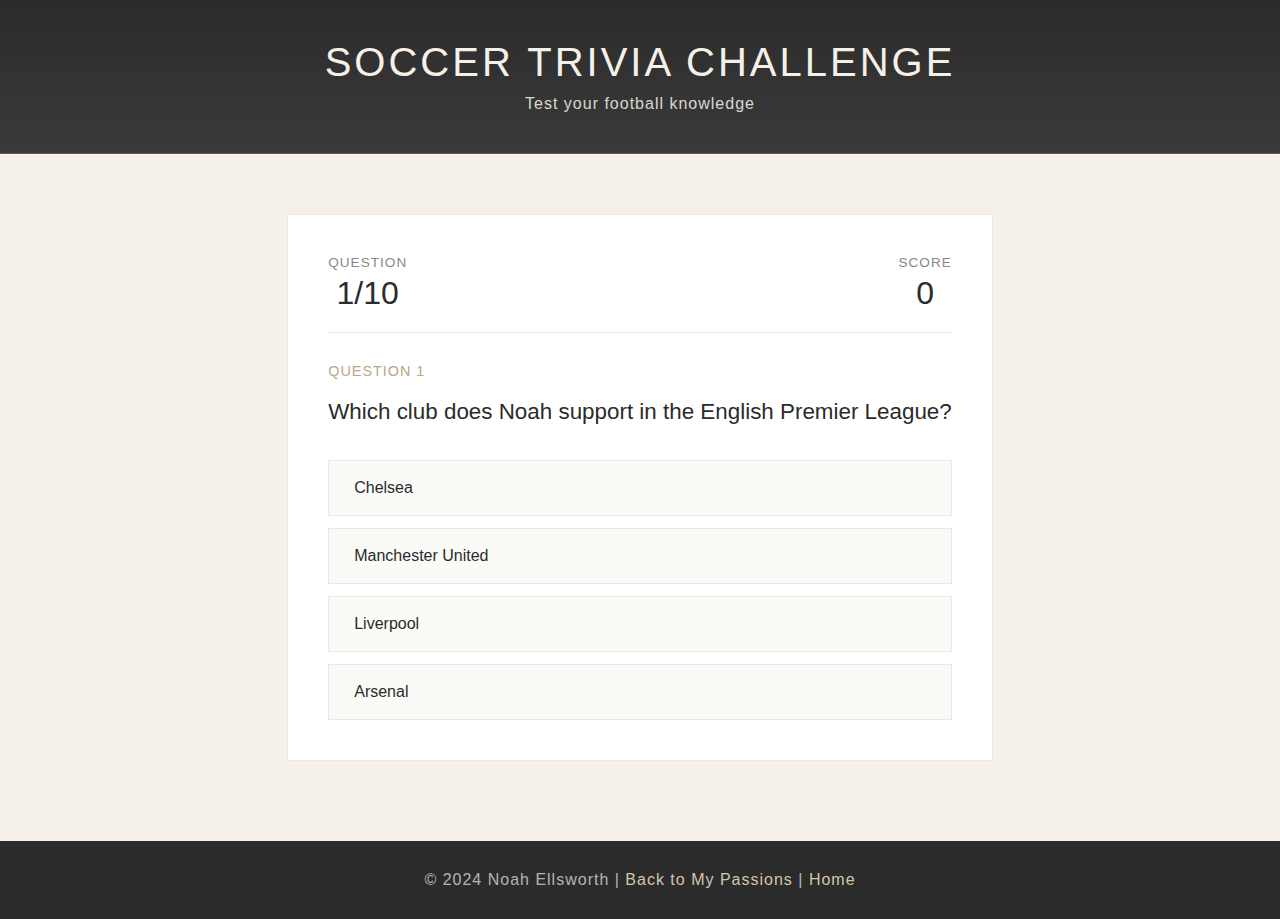
<file: webapp.html>
<!DOCTYPE html>
<html lang="en">
<head>
    <meta charset="UTF-8">
    <meta name="viewport" content="width=device-width, initial-scale=1.0">
    <title>Soccer Trivia Challenge - Noah Ellsworth</title>
    <style>
        * {
            margin: 0;
            padding: 0;
            box-sizing: border-box;
        }

        body {
            font-family: 'Helvetica Neue', Arial, sans-serif;
            background-color: #f5f1e8;
            color: #2b2b2b;
            min-height: 100vh;
            display: flex;
            flex-direction: column;
        }

        .header {
            background: linear-gradient(to bottom, #2b2b2b 0%, #3a3a3a 100%);
            color: #f5f1e8;
            padding: 40px 20px;
            text-align: center;
            border-bottom: 1px solid rgba(212, 197, 176, 0.3);
        }

        .header h1 {
            font-size: 2.5rem;
            font-weight: 300;
            letter-spacing: 3px;
            text-transform: uppercase;
            margin-bottom: 10px;
        }

        .header p {
            font-size: 1rem;
            font-weight: 300;
            letter-spacing: 1px;
            opacity: 0.85;
        }

        .container {
            max-width: 800px;
            margin: 40px auto;
            padding: 20px;
            flex: 1;
        }

        .game-card {
            background: white;
            border: 1px solid #e8e8e8;
            padding: 40px;
            margin-bottom: 20px;
        }

        .score-section {
            display: flex;
            justify-content: space-between;
            margin-bottom: 30px;
            padding-bottom: 20px;
            border-bottom: 1px solid #e8e8e8;
        }

        .score-item {
            text-align: center;
        }

        .score-label {
            font-size: 0.85rem;
            text-transform: uppercase;
            letter-spacing: 1px;
            color: #888;
            margin-bottom: 5px;
        }

        .score-value {
            font-size: 2rem;
            font-weight: 300;
            color: #2b2b2b;
        }

        .question-section {
            margin-bottom: 30px;
        }

        .question-number {
            font-size: 0.9rem;
            text-transform: uppercase;
            letter-spacing: 1px;
            color: #b8a88a;
            margin-bottom: 15px;
        }

        .question-text {
            font-size: 1.4rem;
            font-weight: 300;
            line-height: 1.6;
            color: #2b2b2b;
            margin-bottom: 30px;
        }

        .answers-section {
            display: flex;
            flex-direction: column;
            gap: 12px;
        }

        .answer-btn {
            background: #fafaf7;
            border: 1px solid #e8e8e8;
            padding: 18px 25px;
            text-align: left;
            font-size: 1rem;
            font-weight: 300;
            color: #2b2b2b;
            cursor: pointer;
            transition: all 0.3s;
            font-family: 'Helvetica Neue', Arial, sans-serif;
        }

        .answer-btn:hover {
            border-color: #b8a88a;
            background: white;
        }

        .answer-btn.correct {
            background: #d4c5b0;
            border-color: #b8a88a;
            color: #2b2b2b;
        }

        .answer-btn.incorrect {
            background: #e8e8e8;
            border-color: #888;
            color: #555;
        }

        .answer-btn:disabled {
            cursor: not-allowed;
        }

        .feedback {
            margin-top: 20px;
            padding: 20px;
            background: #fafaf7;
            border-left: 3px solid #b8a88a;
            font-weight: 300;
            line-height: 1.6;
        }

        .next-btn {
            background: #2b2b2b;
            color: #f5f1e8;
            border: none;
            padding: 14px 35px;
            font-size: 0.85rem;
            text-transform: uppercase;
            letter-spacing: 1.5px;
            cursor: pointer;
            transition: all 0.3s;
            font-family: 'Helvetica Neue', Arial, sans-serif;
            font-weight: 400;
            margin-top: 20px;
        }

        .next-btn:hover {
            background: #3a3a3a;
        }

        .final-screen {
            text-align: center;
        }

        .final-score {
            font-size: 3rem;
            font-weight: 300;
            color: #b8a88a;
            margin: 30px 0;
        }

        .final-message {
            font-size: 1.2rem;
            font-weight: 300;
            line-height: 1.8;
            color: #555;
            margin-bottom: 30px;
        }

        .restart-btn {
            background: #d4c5b0;
            color: #2b2b2b;
            border: none;
            padding: 14px 35px;
            font-size: 0.85rem;
            text-transform: uppercase;
            letter-spacing: 1.5px;
            cursor: pointer;
            transition: all 0.3s;
            font-family: 'Helvetica Neue', Arial, sans-serif;
            font-weight: 400;
            margin: 10px;
        }

        .restart-btn:hover {
            background: #b8a88a;
        }

        .back-link {
            display: inline-block;
            background: #2b2b2b;
            color: #f5f1e8;
            padding: 14px 35px;
            text-decoration: none;
            font-size: 0.85rem;
            text-transform: uppercase;
            letter-spacing: 1.5px;
            transition: all 0.3s;
            font-weight: 400;
            margin: 10px;
        }

        .back-link:hover {
            background: #3a3a3a;
        }

        .footer {
            background: #2b2b2b;
            color: rgba(245, 241, 232, 0.7);
            text-align: center;
            padding: 30px;
            margin-top: auto;
            font-weight: 300;
            letter-spacing: 1px;
        }

        .footer a {
            color: #d4c5b0;
            text-decoration: none;
        }

        .footer a:hover {
            color: #b8a88a;
        }

        @media (max-width: 768px) {
            .header h1 {
                font-size: 1.8rem;
            }

            .game-card {
                padding: 25px;
            }

            .question-text {
                font-size: 1.2rem;
            }
        }
    </style>
</head>
<body>
    <div class="header">
        <h1>Soccer Trivia Challenge</h1>
        <p>Test your football knowledge</p>
    </div>

    <div class="container">
        <div class="game-card" id="gameCard">
            <div class="score-section">
                <div class="score-item">
                    <div class="score-label">Question</div>
                    <div class="score-value" id="questionCounter">1/10</div>
                </div>
                <div class="score-item">
                    <div class="score-label">Score</div>
                    <div class="score-value" id="scoreDisplay">0</div>
                </div>
            </div>

            <div class="question-section">
                <div class="question-number">Question <span id="currentQuestion">1</span></div>
                <div class="question-text" id="questionText"></div>
            </div>

            <div class="answers-section" id="answersSection"></div>

            <div id="feedbackSection"></div>
        </div>
    </div>

    <div class="footer">
        <p>&copy; 2024 Noah Ellsworth | <a href="scratch.html">Back to My Passions</a> | <a href="index.html">Home</a></p>
    </div>

    <script>
        const questions = [
            {
                question: "Which club does Noah support in the English Premier League?",
                answers: ["Chelsea", "Manchester United", "Liverpool", "Arsenal"],
                correct: 0,
                explanation: "Noah is a Chelsea FC supporter, following the Blues in the Premier League!"
            },
            {
                question: "Which Argentine club does Noah follow?",
                answers: ["River Plate", "Boca Juniors", "Racing Club", "Independiente"],
                correct: 1,
                explanation: "Noah supports Boca Juniors, one of Argentina's most iconic clubs, after living in Buenos Aires!"
            },
            {
                question: "What is the name of Boca Juniors' famous stadium?",
                answers: ["El Monumental", "La Bombonera", "El Cilindro", "Estadio Azteca"],
                correct: 1,
                explanation: "La Bombonera (The Chocolate Box) is Boca's legendary stadium, known for its incredible atmosphere!"
            },
            {
                question: "Which country won the 2022 FIFA World Cup?",
                answers: ["France", "Brazil", "Argentina", "Germany"],
                correct: 2,
                explanation: "Argentina won the 2022 World Cup in Qatar, with Lionel Messi finally capturing the trophy!"
            },
            {
                question: "Who is considered the greatest Argentine footballer of all time?",
                answers: ["Diego Maradona", "Lionel Messi", "Gabriel Batistuta", "Alfredo Di Stéfano"],
                correct: 0,
                explanation: "While debatable, Diego Maradona is traditionally considered Argentina's greatest, though Messi is challenging that legacy!"
            },
            {
                question: "Chelsea won the UEFA Champions League most recently in which year?",
                answers: ["2012", "2021", "2019", "2018"],
                correct: 1,
                explanation: "Chelsea won the Champions League in 2021, defeating Manchester City 1-0 in the final!"
            },
            {
                question: "What is the fierce rivalry between Boca Juniors and River Plate called?",
                answers: ["El Clasico", "The Derby", "Superclasico", "The Battle"],
                correct: 2,
                explanation: "The Superclasico is one of football's most intense rivalries, splitting Buenos Aires down the middle!"
            },
            {
                question: "How many FIFA World Cups has Argentina won?",
                answers: ["1", "2", "3", "4"],
                correct: 2,
                explanation: "Argentina has won 3 World Cups: 1978, 1986, and 2022!"
            },
            {
                question: "Which English club has won the most Premier League titles?",
                answers: ["Liverpool", "Arsenal", "Manchester United", "Chelsea"],
                correct: 2,
                explanation: "Manchester United has won 13 Premier League titles, the most in the competition's history!"
            },
            {
                question: "In what year was Chelsea Football Club founded?",
                answers: ["1905", "1892", "1920", "1888"],
                correct: 0,
                explanation: "Chelsea FC was founded in 1905 at The Rising Sun pub in Fulham, London!"
            }
        ];

        let currentQuestionIndex = 0;
        let score = 0;
        let answered = false;

        function loadQuestion() {
            answered = false;
            const q = questions[currentQuestionIndex];
            
            document.getElementById('questionCounter').textContent = `${currentQuestionIndex + 1}/10`;
            document.getElementById('currentQuestion').textContent = currentQuestionIndex + 1;
            document.getElementById('questionText').textContent = q.question;
            document.getElementById('feedbackSection').innerHTML = '';

            const answersSection = document.getElementById('answersSection');
            answersSection.innerHTML = '';

            q.answers.forEach((answer, index) => {
                const btn = document.createElement('button');
                btn.className = 'answer-btn';
                btn.textContent = answer;
                btn.onclick = () => selectAnswer(index);
                answersSection.appendChild(btn);
            });
        }

        function selectAnswer(selectedIndex) {
            if (answered) return;
            answered = true;

            const q = questions[currentQuestionIndex];
            const buttons = document.querySelectorAll('.answer-btn');
            
            buttons.forEach((btn, index) => {
                btn.disabled = true;
                if (index === q.correct) {
                    btn.classList.add('correct');
                } else if (index === selectedIndex && selectedIndex !== q.correct) {
                    btn.classList.add('incorrect');
                }
            });

            if (selectedIndex === q.correct) {
                score++;
                document.getElementById('scoreDisplay').textContent = score;
            }

            const feedbackSection = document.getElementById('feedbackSection');
            feedbackSection.innerHTML = `
                <div class="feedback">
                    <strong>${selectedIndex === q.correct ? 'Correct!' : 'Incorrect.'}</strong><br>
                    ${q.explanation}
                </div>
                <button class="next-btn" onclick="nextQuestion()">
                    ${currentQuestionIndex < questions.length - 1 ? 'Next Question' : 'See Results'}
                </button>
            `;
        }

        function nextQuestion() {
            currentQuestionIndex++;
            if (currentQuestionIndex < questions.length) {
                loadQuestion();
            } else {
                showFinalScreen();
            }
        }

        function showFinalScreen() {
            const percentage = Math.round((score / questions.length) * 100);
            let message = '';
            
            if (percentage >= 90) {
                message = "Outstanding! You're a true football expert! Your knowledge of Chelsea, Boca, and world football is exceptional.";
            } else if (percentage >= 70) {
                message = "Great job! You really know your football. Keep following the beautiful game!";
            } else if (percentage >= 50) {
                message = "Not bad! You've got solid football knowledge. Keep watching and learning!";
            } else {
                message = "Good effort! Football is complex and there's always more to learn. Keep at it!";
            }

            document.getElementById('gameCard').innerHTML = `
                <div class="final-screen">
                    <h2 style="font-size: 2rem; font-weight: 300; text-transform: uppercase; letter-spacing: 2px; margin-bottom: 20px;">Quiz Complete!</h2>
                    <div class="final-score">${score} / ${questions.length}</div>
                    <div class="final-message">${message}</div>
                    <div style="margin-top: 30px;">
                        <button class="restart-btn" onclick="restartQuiz()">Play Again</button>
                        <a href="scratch.html" class="back-link">Back to My Passions</a>
                    </div>
                </div>
            `;
        }

        function restartQuiz() {
            currentQuestionIndex = 0;
            score = 0;
            answered = false;
            document.getElementById('scoreDisplay').textContent = '0';
            
            document.getElementById('gameCard').innerHTML = `
                <div class="score-section">
                    <div class="score-item">
                        <div class="score-label">Question</div>
                        <div class="score-value" id="questionCounter">1/10</div>
                    </div>
                    <div class="score-item">
                        <div class="score-label">Score</div>
                        <div class="score-value" id="scoreDisplay">0</div>
                    </div>
                </div>
                <div class="question-section">
                    <div class="question-number">Question <span id="currentQuestion">1</span></div>
                    <div class="question-text" id="questionText"></div>
                </div>
                <div class="answers-section" id="answersSection"></div>
                <div id="feedbackSection"></div>
            `;
            
            loadQuestion();
        }

        // Start the quiz
        loadQuestion();
    </script>
</body>
</html>
</file>
